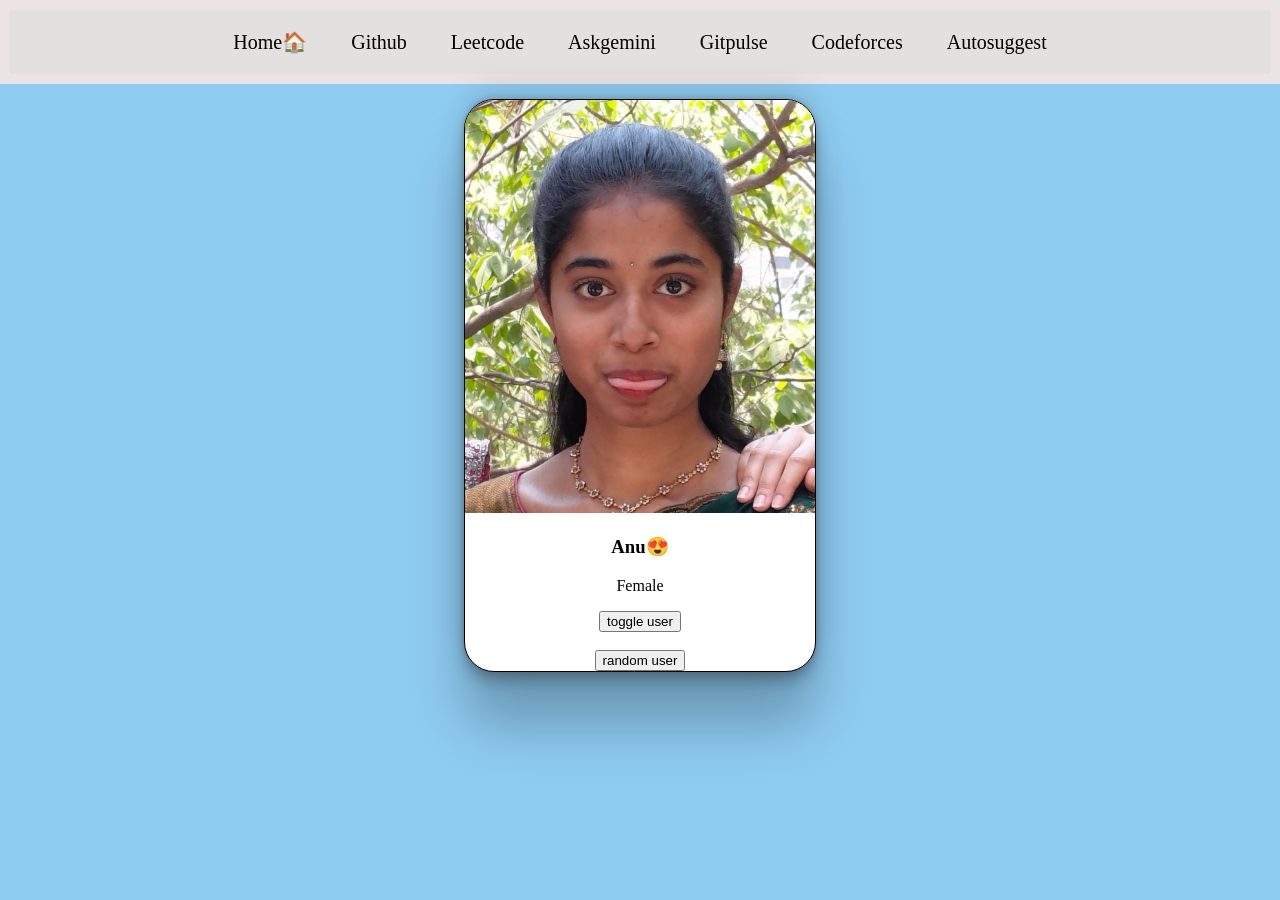
<file: src/main/resources/static/index.html>
<!DOCTYPE html>
<html lang="en">
<head>
    <meta charset="UTF-8">
    <meta name="viewport" content="width=device-width, initial-scale=1.0">
    <title>Document</title>
    <link rel="stylesheet" href="index.css">
</head>
<body>
 <!-- <h1>Hello🤝</h1> -->
 <!-- <p>I am vennela😁,,what about you?</p> -->
 <!-- <h2>this site is running live<h2> -->
 <!-- <h2>I am Baba🙌</h2> -->
 <!-- <h3>Ohh Nycc!</h3> -->
  <div class="navbar">
     <a href="">Home🏠</a>
     <a href="https://github.com/">Github</a>
     <a href="leetcode-stats.html" target="_blank">Leetcode</a>
     <a href="ask-gemini.html" target="_blank">Askgemini</a>
     <a href="gitpulse.html" target="_blank">Gitpulse</a>
       <a href="Codeforces-stats.html" target="_blank">Codeforces</a>
       <a href="autosuggest.html" target="_blank">Autosuggest</a>
    
  
  </div>
  <div class="card">
    <img id="user-image" src="WhatsApp Image 2026-07-18 at 12.16.15 PM.jpeg"  alt="image not found">
    <h3 id="user-name">Anu😍</h3>
    <p id="user-gender">Female</p>
    <button onclick="toggleUser()">toggle user</button>
    <br>
    <br>
    <button onclick="randomUser()">random user</button>
  </div>
 <script src="index.js"></script>
</body>
</html>
</file>
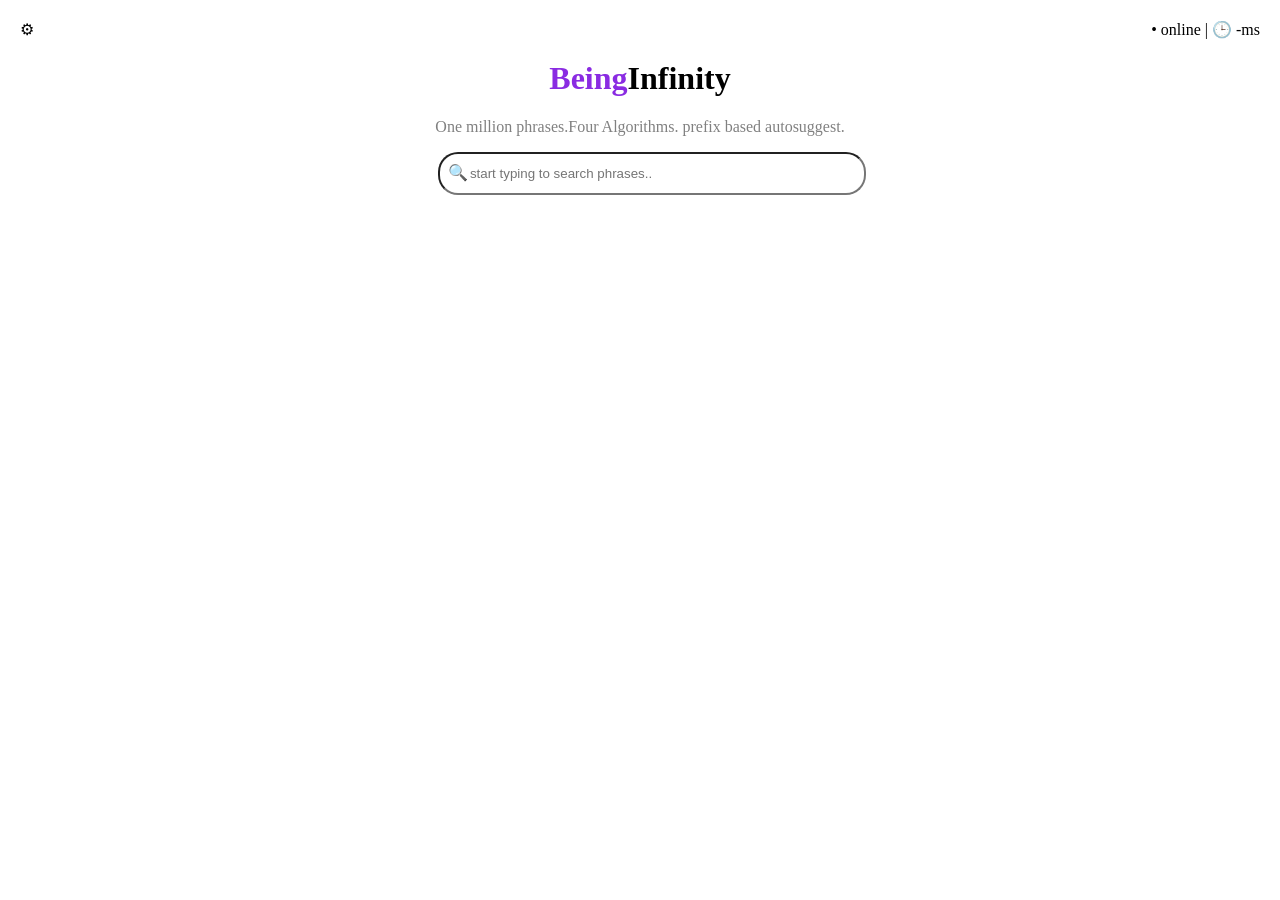
<file: src/main/resources/static/autosuggest.html>
<!DOCTYPE html>
<html lang="en">
<head>
    <meta charset="UTF-8">
    <meta name="viewport" content="width=device-width, initial-scale=1.0">
    <title>Document</title>
    <style>
      body{
        text-align:center;
      }  
      .gear{
        position:fixed;
        top:20px;
        left:20px;

      }
      .pill{
        position: fixed;
        top:20px;
        right:20px;
      }
      .logo{
        margin-top:60px;
        
      }
      .logo-first{
        color:blueviolet;
      }
      .phrase{
        color:gray;
      }
      .search-bar{
        padding-top:12px;
        padding-right:15px;
        padding-bottom:12px;
        padding-left:30px;
        border-radius: 20px;
        width:30%;
      }
      .lens{
        position:relative;
        left:34px;
      }

        .search-suggestions {
            width: 30%;
            margin: 8px 0 0;
            border-radius: 16px;
            box-shadow: 0 4px 12px rgba(0, 0, 0, 0.06);
            overflow: hidden;
            text-align: left;
            margin: 0px auto;
        }
        .suggestion {
            padding: 10px 14px;
            border-bottom: 1px solid #f2f2f2;
            font-size: 14px;
        }
        
      
    
      
    </style>
</head>
<body>
<span class="gear"> &#9881;</span>
<span class="pill">&#x2022; online | &#x1F552; -ms </span>
<h1 class="logo">
    <span class="logo-first">Being</span>Infinity</h1>

<p class="phrase">One million phrases.Four Algorithms. prefix based autosuggest.</p>
<span class="lens"> &#128269;</span>
<input class="search-bar" type="text" placeholder="start typing to search phrases..">
<div class="search-suggestions">
    <!-- <div class="suggestion">Cyber security</div>
    <div class="suggestion">Artificial intelligence and data science</div>
    <div class="suggestion">Data science</div> -->
</div>
<script>
    function getSearchSuggestions()
    {
        var searchbar=document.getElementsByClassName("search-bar");
        var search suggestions=document.getElementsByClassName("search-suggestions");
        var userInput=searchbar.value()
        if(userInput.trim()=="") return;
        var URL1="https://autosuggest-backend.onrender.com/api/autosuggest?q=";
        var URL3="ba&algorithm=brute&limit=10&weighted=false"
        var URL1+ userInput +URL3
        fetch(URL)
        .then(function(response){
            return response.json();
        })
        .then(function(data)
    {
        var searchResults="";
        var suggestions=data.results;
        for(var i=0;i<data.count;i++)
    {
        searchResults+="<div class="suggestion">"+
            suggestions[i].text+
            "</div>";"
    }
            searchsuggestions.innerHTML=searchResults
    })
    }
</script>
</body>
</html>
<!--
https://autosuggest-backend.onrender.com/api/autosuggest
?q=ba&algorithm=brute&limit=10&weighted=false>
</file>
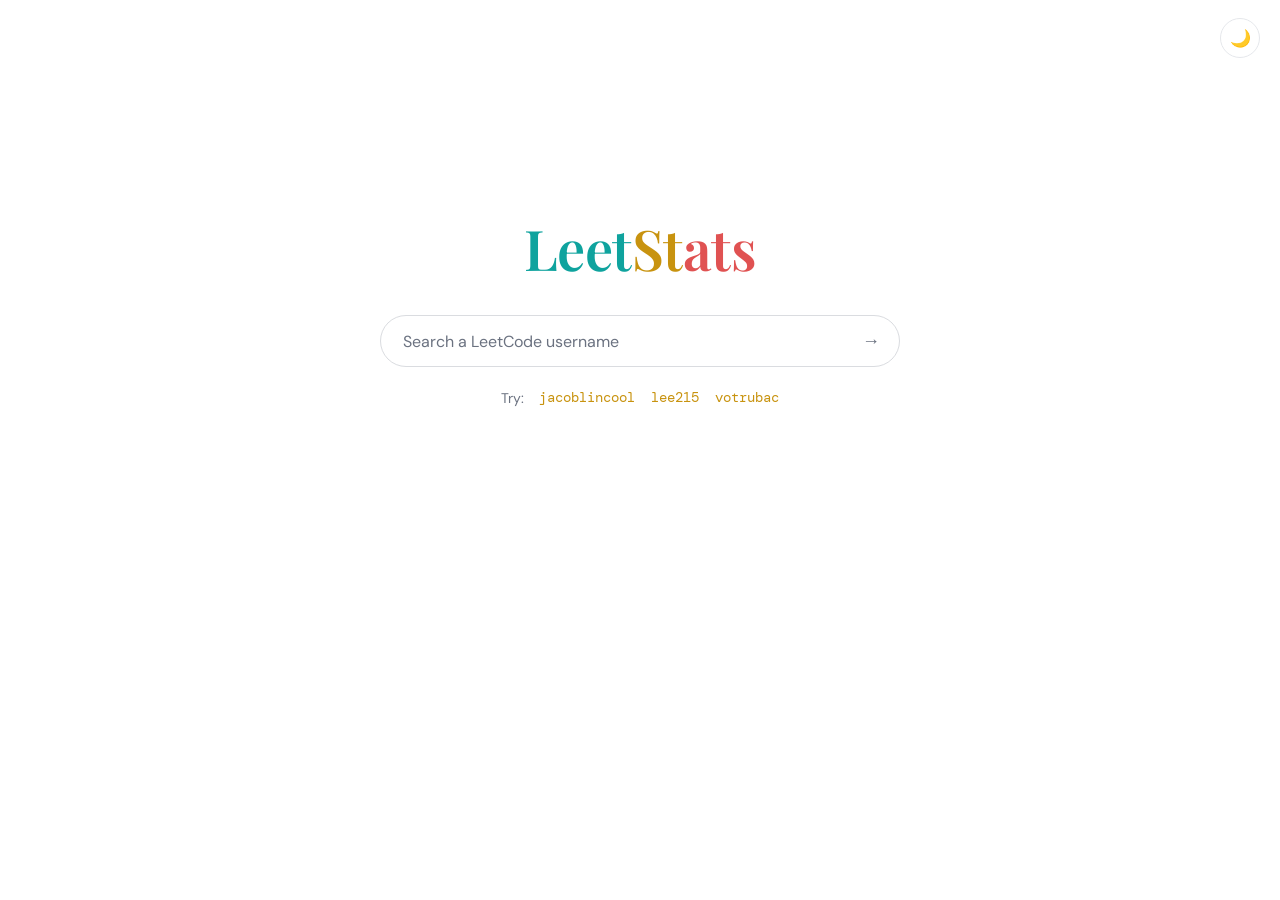
<file: src/main/resources/static/leetcode-stats.html>
<!DOCTYPE html>
<html lang="en" data-theme="light">
<head>
<meta charset="UTF-8">
<meta name="viewport" content="width=device-width, initial-scale=1.0">
<title>LeetStats</title>
<link rel="preconnect" href="https://fonts.googleapis.com">
<link rel="preconnect" href="https://fonts.gstatic.com" crossorigin>
<link href="https://fonts.googleapis.com/css2?family=Playfair+Display:wght@600&family=DM+Sans:wght@400;500;700&family=DM+Mono:wght@400;500&display=swap" rel="stylesheet">
<style>
  :root, [data-theme="light"] {
    --bg: #ffffff;
    --text: #1f2328;
    --muted: #6b7280;
    --line: #e5e7eb;
    --surface: #ffffff;
    --input-border: #dadce0;
    --input-shadow: rgba(32, 33, 36, 0.12);
    --track: #f0f1f3;
    --easy: #0fa39e;
    --medium: #c8930f;
    --hard: #e05252;
    --accent: #c8930f;
    --card-shadow: 0 1px 3px rgba(32, 33, 36, 0.08), 0 8px 28px rgba(32, 33, 36, 0.06);
  }
  [data-theme="dark"] {
    --bg: #0a0b0d;
    --text: #e9e7e2;
    --muted: #8b8f98;
    --line: rgba(255, 255, 255, 0.09);
    --surface: #121418;
    --input-border: rgba(255, 255, 255, 0.14);
    --input-shadow: rgba(0, 0, 0, 0.5);
    --track: rgba(255, 255, 255, 0.08);
    --easy: #3ddad7;
    --medium: #e3b341;
    --hard: #ff6b6b;
    --accent: #e3b341;
    --card-shadow: 0 20px 50px rgba(0, 0, 0, 0.45);
  }

  * { margin: 0; padding: 0; box-sizing: border-box; }

  html, body { height: 100%; }

  body {
    background: var(--bg);
    color: var(--text);
    font-family: "DM Sans", system-ui, sans-serif;
    display: flex;
    flex-direction: column;
    align-items: center;
    transition: background 0.25s, color 0.25s;
  }

  /* theme toggle, top right */
  .theme-toggle {
    position: fixed;
    top: 18px;
    right: 20px;
    width: 40px;
    height: 40px;
    border-radius: 50%;
    border: 1px solid var(--line);
    background: var(--surface);
    color: var(--text);
    font-size: 17px;
    cursor: pointer;
    display: flex;
    align-items: center;
    justify-content: center;
    transition: background 0.25s, border-color 0.25s, transform 0.15s;
    z-index: 10;
  }
  .theme-toggle:hover { transform: scale(1.06); }
  .theme-toggle:focus-visible { outline: 2px solid var(--accent); outline-offset: 2px; }

  main {
    width: 100%;
    max-width: 640px;
    padding: 0 24px 64px;
    display: flex;
    flex-direction: column;
    align-items: center;
    /* Google-style: sits a bit above vertical center when idle */
    margin-top: clamp(96px, 24vh, 210px);
    transition: margin-top 0.45s cubic-bezier(0.3, 0.8, 0.3, 1);
  }
  body.has-result main { margin-top: 72px; }

  .wordmark {
    font-family: "Playfair Display", serif;
    font-weight: 600;
    font-size: clamp(40px, 8vw, 56px);
    letter-spacing: -0.01em;
    margin-bottom: 30px;
    user-select: none;
  }
  .wordmark .l { color: var(--easy); }
  .wordmark .e { color: var(--medium); }
  .wordmark .t { color: var(--hard); }

  /* search */
  .search {
    width: 100%;
    max-width: 520px;
    display: flex;
    align-items: center;
    gap: 12px;
    background: var(--surface);
    border: 1px solid var(--input-border);
    border-radius: 999px;
    padding: 0 8px 0 22px;
    height: 52px;
    transition: box-shadow 0.2s, border-color 0.2s, background 0.25s;
  }
  .search:focus-within {
    box-shadow: 0 2px 10px var(--input-shadow);
    border-color: transparent;
  }
  [data-theme="dark"] .search:focus-within { border-color: var(--accent); box-shadow: none; }

  .search input {
    flex: 1;
    min-width: 0;
    border: none;
    outline: none;
    background: transparent;
    color: var(--text);
    font-family: "DM Mono", monospace;
    font-size: 16px;
  }
  .search input::placeholder { color: var(--muted); font-family: "DM Sans", sans-serif; }

  .search button {
    border: none;
    background: transparent;
    color: var(--muted);
    font-size: 18px;
    width: 40px;
    height: 40px;
    border-radius: 50%;
    cursor: pointer;
    display: flex;
    align-items: center;
    justify-content: center;
    transition: color 0.15s, background 0.15s;
  }
  .search button:hover { color: var(--accent); background: var(--track); }
  .search button:focus-visible { outline: 2px solid var(--accent); outline-offset: 1px; }
  .search button:disabled { opacity: 0.45; cursor: wait; }

  .try {
    margin-top: 20px;
    font-size: 14px;
    color: var(--muted);
    display: flex;
    gap: 14px;
    align-items: center;
    flex-wrap: wrap;
    justify-content: center;
  }
  .try button {
    background: none;
    border: none;
    padding: 2px 1px;
    color: var(--accent);
    font-family: "DM Mono", monospace;
    font-size: 13.5px;
    cursor: pointer;
    border-bottom: 1px dashed transparent;
    transition: border-color 0.15s;
  }
  .try button:hover { border-bottom-color: var(--accent); }
  .try button:focus-visible { outline: 2px solid var(--accent); outline-offset: 2px; }

  /* states */
  .loader {
    margin-top: 52px;
    width: 34px; height: 34px;
    border: 3px solid var(--track);
    border-top-color: var(--accent);
    border-radius: 50%;
    animation: spin 0.8s linear infinite;
  }
  @keyframes spin { to { transform: rotate(360deg); } }

  .error {
    margin-top: 44px;
    text-align: center;
    color: var(--muted);
    font-size: 14.5px;
    line-height: 1.6;
    max-width: 420px;
  }
  .error b { color: var(--hard); font-weight: 700; display: block; margin-bottom: 4px; }

  /* card */
  .card {
    width: 100%;
    margin-top: 44px;
    background: var(--surface);
    border: 1px solid var(--line);
    border-radius: 18px;
    padding: 30px 34px;
    box-shadow: var(--card-shadow);
    animation: rise 0.45s cubic-bezier(0.2, 0.7, 0.3, 1) both;
    transition: background 0.25s, border-color 0.25s;
  }
  @keyframes rise {
    from { opacity: 0; transform: translateY(14px); }
    to   { opacity: 1; transform: translateY(0); }
  }

  .card-head {
    display: flex;
    justify-content: space-between;
    align-items: baseline;
    gap: 10px;
    flex-wrap: wrap;
    margin-bottom: 26px;
  }
  .card-head a {
    font-family: "Playfair Display", serif;
    font-size: 23px;
    font-weight: 600;
    color: var(--text);
    text-decoration: none;
  }
  .card-head a:hover { color: var(--accent); }
  .card-head .rank {
    font-family: "DM Mono", monospace;
    font-size: 13px;
    color: var(--muted);
  }
  .card-head .rank b { color: var(--accent); font-weight: 500; }

  .card-body {
    display: grid;
    grid-template-columns: 168px 1fr;
    gap: 34px;
    align-items: center;
  }

  .ring-wrap { position: relative; width: 168px; height: 168px; margin: 0 auto; }
  .ring-wrap svg { transform: rotate(-90deg); display: block; }
  .ring-track { fill: none; stroke: var(--track); stroke-width: 9; }
  .ring-fill {
    fill: none;
    stroke: var(--accent);
    stroke-width: 9;
    stroke-linecap: round;
    transition: stroke-dashoffset 1.1s cubic-bezier(0.3, 0.8, 0.3, 1), stroke 0.25s;
  }
  .ring-center {
    position: absolute; inset: 0;
    display: flex; flex-direction: column;
    align-items: center; justify-content: center;
  }
  .ring-center .big {
    font-family: "DM Mono", monospace;
    font-size: 36px;
    line-height: 1;
  }
  .ring-center .small {
    color: var(--muted);
    font-size: 11.5px;
    margin-top: 6px;
    letter-spacing: 0.06em;
    text-transform: uppercase;
  }

  .bars { display: flex; flex-direction: column; gap: 18px; }
  .bar-top {
    display: flex;
    justify-content: space-between;
    align-items: baseline;
    margin-bottom: 7px;
  }
  .bar-top .label {
    font-size: 12.5px;
    font-weight: 700;
    letter-spacing: 0.09em;
    text-transform: uppercase;
  }
  .bar-top .nums {
    font-family: "DM Mono", monospace;
    font-size: 13px;
    color: var(--muted);
  }
  .bar-top .nums b { color: var(--text); font-weight: 500; }
  .bar-track { height: 7px; border-radius: 99px; background: var(--track); overflow: hidden; }
  .bar-fill { height: 100%; width: 0; border-radius: 99px; transition: width 1.1s cubic-bezier(0.3, 0.8, 0.3, 1); }
  .easy   .label { color: var(--easy); }   .easy   .bar-fill { background: var(--easy); }
  .medium .label { color: var(--medium); } .medium .bar-fill { background: var(--medium); }
  .hard   .label { color: var(--hard); }   .hard   .bar-fill { background: var(--hard); }

  .hidden { display: none !important; }

  @media (max-width: 540px) {
    .card { padding: 24px 20px; }
    .card-body { grid-template-columns: 1fr; gap: 26px; }
  }

  @media (prefers-reduced-motion: reduce) {
    * { animation: none !important; transition: none !important; }
  }
</style>
</head>
<body>
  <button class="theme-toggle" id="theme-toggle" aria-label="Switch theme" title="Switch theme">🌙</button>

  <main>
    <h1 class="wordmark"><span class="l">Leet</span><span class="e">St</span><span class="t">ats</span></h1>

    <div class="search">
      <input id="username" type="text" placeholder="Search a LeetCode username" autocomplete="off" spellcheck="false" aria-label="LeetCode username">
      <button id="go" aria-label="Fetch stats" title="Fetch stats">→</button>
    </div>

    <div class="try">
      <span>Try:</span>
      <button data-u="jacoblincool">jacoblincool</button>
      <button data-u="lee215">lee215</button>
      <button data-u="votrubac">votrubac</button>
    </div>

    <div id="loading" class="loader hidden" role="status" aria-label="Loading"></div>

    <div id="error" class="error hidden" role="alert">
      <b>Couldn't fetch that profile</b>
      <span id="error-msg"></span>
    </div>

    <section id="card" class="card hidden" aria-live="polite">
      <div class="card-head">
        <a id="profile-link" href="#" target="_blank" rel="noopener"></a>
        <span class="rank">Rank <b id="ranking">—</b></span>
      </div>
      <div class="card-body">
        <div class="ring-wrap">
          <svg width="168" height="168" viewBox="0 0 168 168" aria-hidden="true">
            <circle class="ring-track" cx="84" cy="84" r="74"></circle>
            <circle class="ring-fill" id="ring" cx="84" cy="84" r="74"></circle>
          </svg>
          <div class="ring-center">
            <div class="big" id="total-solved">0</div>
            <div class="small" id="total-label">solved</div>
          </div>
        </div>
        <div class="bars">
          <div class="bar-row easy">
            <div class="bar-top"><span class="label">Easy</span>
              <span class="nums"><b id="easy-solved">0</b> / <span id="easy-total">0</span></span></div>
            <div class="bar-track"><div class="bar-fill" id="easy-bar"></div></div>
          </div>
          <div class="bar-row medium">
            <div class="bar-top"><span class="label">Medium</span>
              <span class="nums"><b id="medium-solved">0</b> / <span id="medium-total">0</span></span></div>
            <div class="bar-track"><div class="bar-fill" id="medium-bar"></div></div>
          </div>
          <div class="bar-row hard">
            <div class="bar-top"><span class="label">Hard</span>
              <span class="nums"><b id="hard-solved">0</b> / <span id="hard-total">0</span></span></div>
            <div class="bar-track"><div class="bar-fill" id="hard-bar"></div></div>
          </div>
        </div>
      </div>
    </section>
  </main>

<script>
(function () {
  "use strict";

  /* ---------- theme ---------- */
  var root = document.documentElement;
  var toggle = document.getElementById("theme-toggle");
  var prefersDark = window.matchMedia("(prefers-color-scheme: dark)").matches;
  setTheme(prefersDark ? "dark" : "light");

  function setTheme(t) {
    root.setAttribute("data-theme", t);
    toggle.textContent = t === "dark" ? "☀️" : "🌙";
  }
  toggle.addEventListener("click", function () {
    setTheme(root.getAttribute("data-theme") === "dark" ? "light" : "dark");
  });

  /* ---------- elements ---------- */
  var input = document.getElementById("username");
  var goBtn = document.getElementById("go");
  var loadingEl = document.getElementById("loading");
  var errorEl = document.getElementById("error");
  var errorMsg = document.getElementById("error-msg");
  var cardEl = document.getElementById("card");

  var RING_R = 74;
  var RING_C = 2 * Math.PI * RING_R;
  var ring = document.getElementById("ring");
  ring.setAttribute("stroke-dasharray", RING_C);
  ring.setAttribute("stroke-dashoffset", RING_C);

  /* ---------- data sources (tried in order) ---------- */
  var SOURCES = [
    {
      url: function (u) { return "https://leetcode-api-faisalshohag.vercel.app/" + encodeURIComponent(u); },
      parse: function (d) {
        if (!d || d.errors || d.totalSolved === undefined) return null;
        return pick(d);
      }
    },
    {
      url: function (u) { return "https://alfa-leetcode-api.onrender.com/userProfile/" + encodeURIComponent(u); },
      parse: function (d) {
        if (!d || d.errors || d.totalSolved === undefined) return null;
        return pick(d);
      }
    },
    {
      url: function (u) { return "https://leetcode-stats-api.herokuapp.com/" + encodeURIComponent(u); },
      parse: function (d) {
        if (!d || d.status !== "success") return null;
        return pick(d);
      }
    }
  ];

  function pick(d) {
    return {
      totalSolved: d.totalSolved, totalQuestions: d.totalQuestions,
      easySolved: d.easySolved, totalEasy: d.totalEasy,
      mediumSolved: d.mediumSolved, totalMedium: d.totalMedium,
      hardSolved: d.hardSolved, totalHard: d.totalHard,
      ranking: d.ranking
    };
  }

  function fetchWithTimeout(url, ms) {
    var ctrl = new AbortController();
    var t = setTimeout(function () { ctrl.abort(); }, ms);
    return fetch(url, { signal: ctrl.signal })
      .then(function (r) { return r.json(); })
      .finally(function () { clearTimeout(t); });
  }

  function fetchStats(username) {
    var i = 0;
    function tryNext() {
      if (i >= SOURCES.length) return Promise.reject(new Error("all sources failed"));
      var src = SOURCES[i++];
      return fetchWithTimeout(src.url(username), 12000)
        .then(function (json) {
          var parsed = src.parse(json);
          return parsed || tryNext();
        })
        .catch(function () { return tryNext(); });
    }
    return tryNext();
  }

  /* ---------- rendering ---------- */
  function fmt(n) {
    if (n === null || n === undefined || isNaN(n)) return "—";
    return Number(n).toLocaleString("en-US");
  }

  function countUp(el, target, ms) {
    var reduce = window.matchMedia("(prefers-reduced-motion: reduce)").matches;
    if (reduce || !target) { el.textContent = fmt(target || 0); return; }
    var start = performance.now();
    (function step(now) {
      var p = Math.min(((now || performance.now()) - start) / ms, 1);
      var eased = 1 - Math.pow(1 - p, 3);
      el.textContent = fmt(Math.round(target * eased));
      if (p < 1) requestAnimationFrame(step);
    })();
  }

  function setBar(id, solved, total) {
    var pct = total > 0 ? (solved / total) * 100 : 0;
    document.getElementById(id).style.width = Math.max(pct, solved > 0 ? 2 : 0) + "%";
  }

  function render(username, s) {
    var link = document.getElementById("profile-link");
    link.textContent = username;
    link.href = "https://leetcode.com/u/" + encodeURIComponent(username) + "/";

    document.getElementById("ranking").textContent = "#" + fmt(s.ranking);
    document.getElementById("total-label").textContent = "of " + fmt(s.totalQuestions);
    document.getElementById("easy-solved").textContent = fmt(s.easySolved);
    document.getElementById("easy-total").textContent = fmt(s.totalEasy);
    document.getElementById("medium-solved").textContent = fmt(s.mediumSolved);
    document.getElementById("medium-total").textContent = fmt(s.totalMedium);
    document.getElementById("hard-solved").textContent = fmt(s.hardSolved);
    document.getElementById("hard-total").textContent = fmt(s.totalHard);

    document.body.classList.add("has-result");
    cardEl.classList.remove("hidden");

    requestAnimationFrame(function () {
      requestAnimationFrame(function () {
        countUp(document.getElementById("total-solved"), s.totalSolved, 1100);
        var pct = s.totalQuestions > 0 ? s.totalSolved / s.totalQuestions : 0;
        ring.setAttribute("stroke-dashoffset", RING_C * (1 - pct));
        setBar("easy-bar", s.easySolved, s.totalEasy);
        setBar("medium-bar", s.mediumSolved, s.totalMedium);
        setBar("hard-bar", s.hardSolved, s.totalHard);
      });
    });
  }

  function resetCard() {
    ring.setAttribute("stroke-dashoffset", RING_C);
    ["easy-bar", "medium-bar", "hard-bar"].forEach(function (id) {
      document.getElementById(id).style.width = "0";
    });
    document.getElementById("total-solved").textContent = "0";
  }

  /* ---------- flow ---------- */
  var busy = false;

  function lookup(username) {
    username = (username || "").trim();
    if (!username || busy) return;
    busy = true;

    input.value = username;
    goBtn.disabled = true;
    errorEl.classList.add("hidden");
    cardEl.classList.add("hidden");
    resetCard();
    loadingEl.classList.remove("hidden");

    fetchStats(username)
      .then(function (stats) {
        loadingEl.classList.add("hidden");
        render(username, stats);
      })
      .catch(function () {
        loadingEl.classList.add("hidden");
        errorMsg.textContent = 'No stats found for "' + username +
          '". Check the spelling, or the public stats APIs may be briefly busy — try again in a moment.';
        errorEl.classList.remove("hidden");
      })
      .finally(function () {
        goBtn.disabled = false;
        busy = false;
      });
  }

  goBtn.addEventListener("click", function () { lookup(input.value); });
  input.addEventListener("keydown", function (e) { if (e.key === "Enter") lookup(input.value); });
  document.querySelectorAll(".try button").forEach(function (b) {
    b.addEventListener("click", function () { lookup(b.dataset.u); });
  });
})();
</script>
</body>
</html>
</file>
<file: src/main/resources/static/index.css>
body{
    margin:0px;
    background-color: rgb(143, 204, 242);
}
    h1{
    color:blue
}

.navbar{
    border-style:solid;
    border-width:10px;
    border-color:rgb(236,228,228);
    padding:20px;
    text-align:center;
    background-color:rgb(227,224,224);

}
.navbar a{
    padding:20px;
    text-decoration: none;
    color:black;
    font-size:  20px;
}
.navbar a:hover{
    color:blue;
    background-color:aquamarine;
}
.card{
    border:1px solid black;
    width: 350px;
    border radius:30px;
    text-align: center;
    border-radius: 30px;
    margin-top: 15px;
    margin: down 30px;
    overflow: hidden;
    margin-left: auto;
    margin-right: auto;
    background-color:white;
    box-shadow: rgba(0, 0, 0, 0.25) 0px 54px 55px, rgba(0, 0, 0, 0.12) 0px -12px 30px, rgba(0, 0, 0, 0.12) 0px 4px 6px, rgba(0, 0, 0, 0.17) 0px 12px 13px, rgba(0, 0, 0, 0.09) 0px -3px 5px;
}
.card img{
    width: 100%;
}
.card buttoon{
    border-style:none;
    padding: 6px;
    width: 80%;
    border-radius: 8px;
}
</file>
